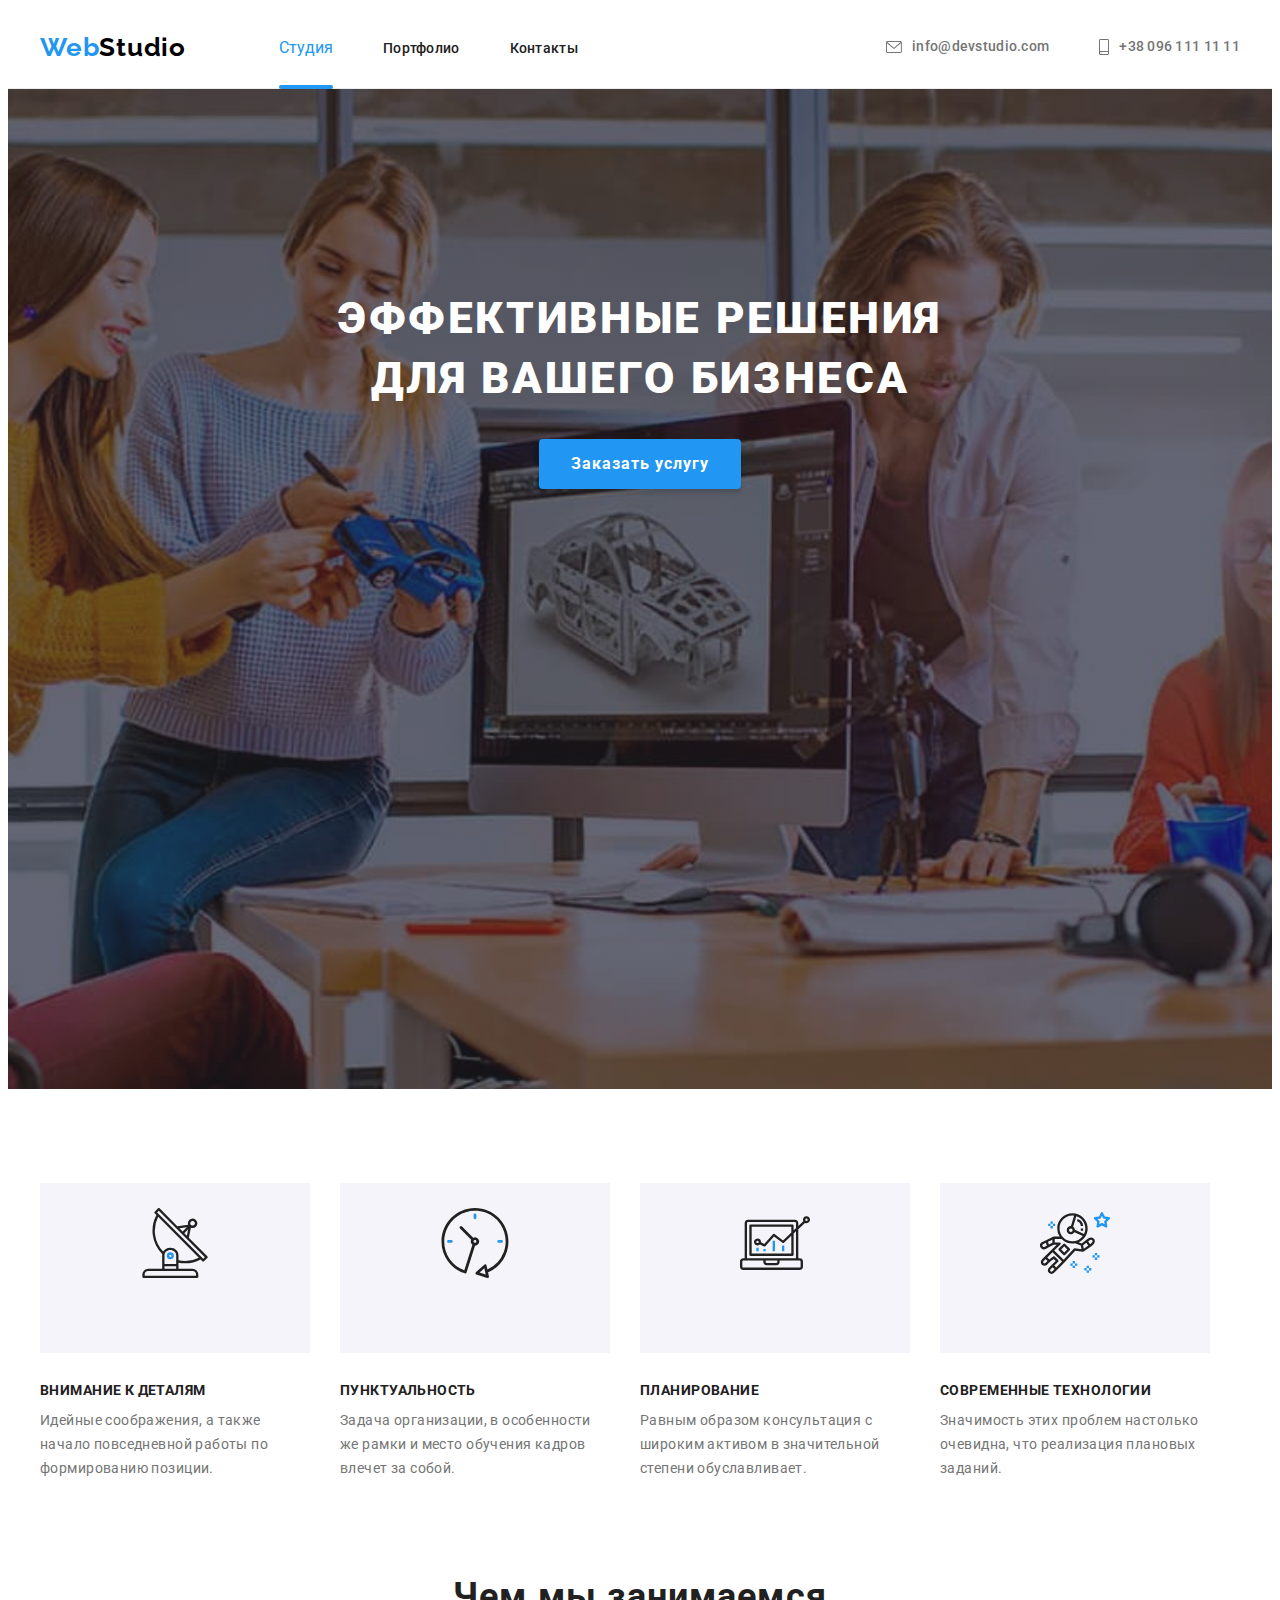
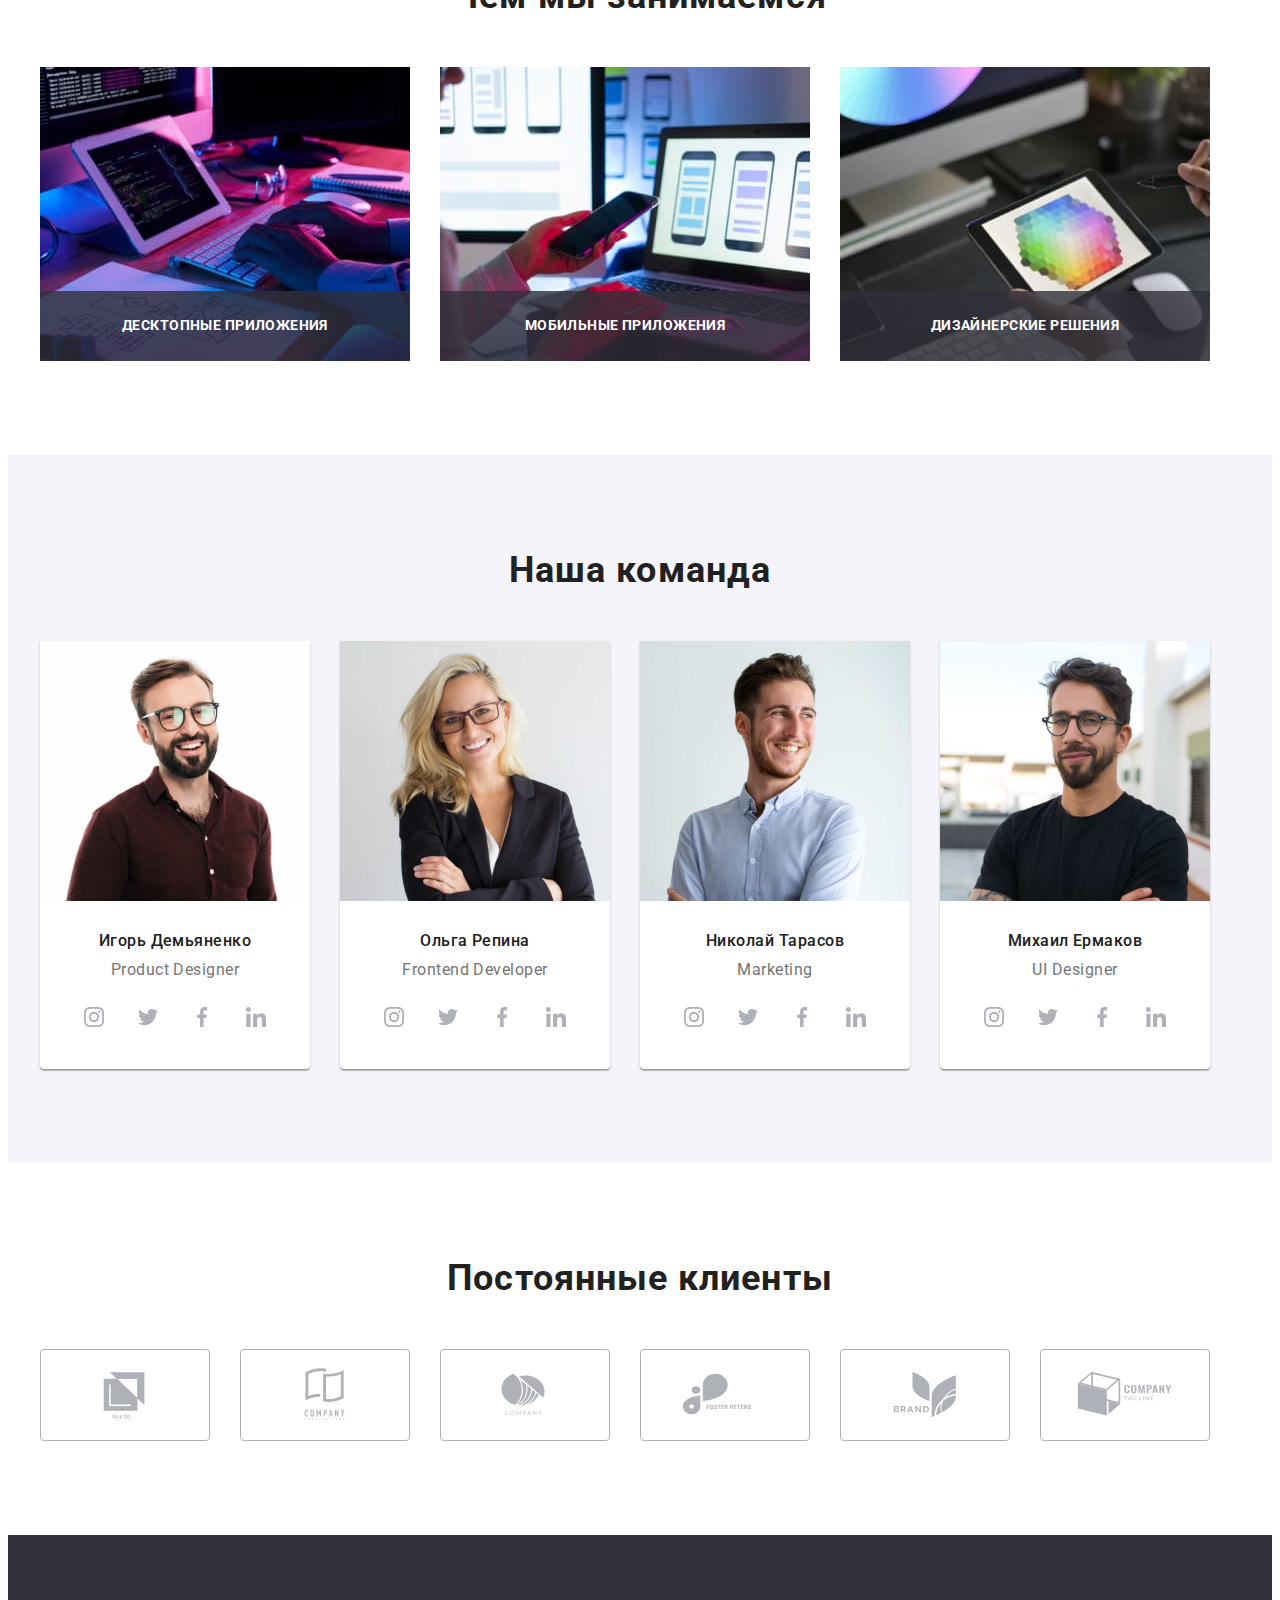
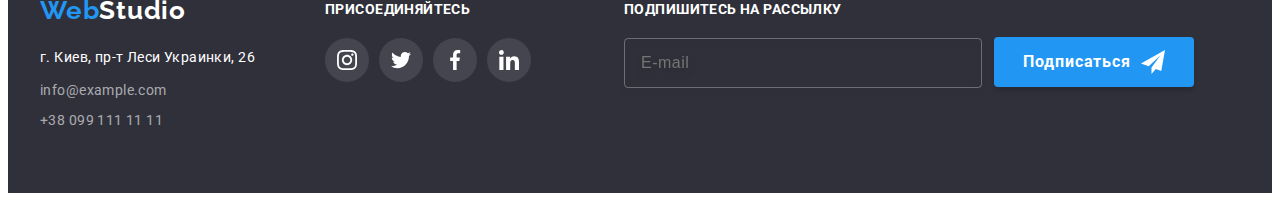
<file: index.html>
<!DOCTYPE html>
<html lang="ru">
<head>
    <meta charset="UTF-8">
    <meta http-equiv="X-UA-Compatible" content="IE=edge">
    <meta name="viewport" content="width=device-width, initial-scale=1.0">
    <link rel="preconnect" href="https://fonts.googleapis.com">
    <link rel="preconnect" href="https://fonts.gstatic.com" crossorigin>
    <link href="https://fonts.googleapis.com/css2?family=Raleway:wght@700&family=Roboto:wght@400;500;700;900&display=swap"
        rel="stylesheet">
    <link rel="stylesheet" href="https://cdnjs.cloudflare.com/ajax/libs/modern-normalize/1.1.0/modern-normalize.min.css"
            integrity="sha512-wpPYUAdjBVSE4KJnH1VR1HeZfpl1ub8YT/NKx4PuQ5NmX2tKuGu6U/JRp5y+Y8XG2tV+wKQpNHVUX03MfMFn9Q=="
            crossorigin="anonymous" referrerpolicy="no-referrer" />
    <link rel="stylesheet" href="./css/styles.css" />
    <title>Студия</title>
</head>
<body>

    <header class="header">
        <div class="container header-container">
            <nav class="hader-navigatin">
                <a href="index.html" class="header-logo link">
                    <span lang="en" class="header-logo-web">Web</span><span lang="en" class="header-logo-stydio">Studio</span>
                </a>
                <ul class="header-list list">
                    <li class="header-item"><a class="header-item-link-current link " href="index.html">Студия</a></li>
                    <li class="header-item"><a class="header-item-link link" href="portfolio.html">Портфолио</a></li>
                    <li class="header-item"><a class="header-item-link link" href="#0">Контакты</a></li>
                </ul>
            </nav>
            
            <ul class="header-contact-list list">
                <li class="header-contact-item">
                    <a class="header-link link" href="mailto:info@devstudio.com">
                        <svg class="client-icon-contact" width="16" height="12">
                        <use href="./images/symbol-defs.svg#icon-envelope"></use>
                    </svg>
                    info@devstudio.com
                </a>
            </li>
                
                
                    <li class="header-contact-item">
                        <a class="header-link link" href="tel:++380961111111">
                            <svg class="client-icon-tel" width="10" height="16">
                            <use href="./images/symbol-defs.svg#icon-smartphone"></use>
                        </svg>+38 096 111 11 11</a></li>
            </ul>
        </div>
    </header>


    <main>
        <section class="hero section">
                <h1 class="hero-title">Эффективные решения для вашего бизнеса</h1>
                <button type="button" class="hero-btn" data-modal-open>Заказать услугу</button>
        </section>


        <section class="advantages section">
            <div class="container">
                <h2 class="visually-hidden">Наши преимущества</h2>
                <ul class="advantages-list list">
                    <li class="advantage-item">
                        <div class="advatnages-icon">
                            <svg class="icon-advanst" width="70" height="70">
                                <use href="./images/symbol-defs.svg#icon-antenna"></use>
                            </svg>
                        </div>
                        <h3 class="advantages-title">Внимание к деталям</h3>
                        <p class="advantages-text">Идейные соображения, а также начало повседневной работы по формированию позиции.</p>
                    </li>
                    <li class="advantage-item">
                        <div class="advatnages-icon">
                            <svg class="icon-advanst" width="70" height="70">
                                <use href="./images/symbol-defs.svg#icon-clock"></use>
                            </svg>
                        </div>
                        <h3 class="advantages-title">Пунктуальность</h3>
                        <p class="advantages-text">Задача организации, в особенности же рамки и место обучения кадров влечет за собой.</p>
                    </li>
                    <li class="advantage-item">
                        <div class="advatnages-icon">
                            <svg class="icon-advanst" width="70" height="70">
                                <use href="./images/symbol-defs.svg#icon-diagram"></use>
                            </svg>
                        </div>
                        <h3 class="advantages-title">Планирование</h3>
                        <p class="advantages-text">Равным образом консультация с широким активом в значительной степени обуславливает.</p>
                    </li>
                    <li class="advantage-item">
                        <div class="advatnages-icon">
                            <svg class="icon-advanst" width="70" height="70">
                                <use href="./images/symbol-defs.svg#icon-astronaut"></use>
                            </svg>
                        </div>
                        <h3 class="advantages-title">Современные технологии</h3>
                        <p class="advantages-text">Значимость этих проблем настолько очевидна, что реализация плановых заданий.</p>
                    </li>
                </ul>
            </div>
        </section>


        <section class="work section">
            <div class="container">
                <h2 class="work-title">Чем мы занимаемся</h2>
                    <ul class="work-list list">
                        <li class="work-list-item"><img src="./images/box1.jpg" alt="мы создаем сайт" width="370" height="294">
                        <div class="work-list-text">
                            Десктопные приложения
                        </div>

                        </li>
                        <li class="work-list-item"><img src="./images/box2.jpg" alt="мы создаем макет для сайта" width="370" height="294">
                        <div class="work-list-text">
                            Мобильные приложения
                        </div></li>
                        <li class="work-list-item"><img src="./images/box3.jpg" alt="мы подбираем цвета для сайта" width="370" height="294">
                        <div class="work-list-text">
                            Дизайнерские решения
                        </div></li>
                    </ul>
            </div>
        </section>


        <section class="team section">
            <div class="container">
                <h2 class="team-title">Наша команда</h2>
                <ul class="team-list list">
                    <li class="team-list-item">
                        <img src="./images/igor_demyanenko.jpg" alt="Игорь Демьяненко - product designer" width="270" height="260">
                        <h3 class="team-second-title">Игорь Демьяненко</h3>
                        <p class="team-text">Product Designer</p>
                        <ul class="team-social-list list">
                            <li class="team-social-item">
                                <a href="" class="team-social-link link">
                                    <svg class="team-social-icon" width="20" height="20">
                                        <use href="./images/symbol-defs.svg#icon-instagram"></use>
                                    </svg>
                                </a>
                            </li>

                            <li class="team-social-item">
                                <a href="" class="team-social-link link">
                                    <svg class="team-social-icon" width="20" height="20">
                                        <use href="./images/symbol-defs.svg#icon-twitter"></use>
                                    </svg>
                                </a>
                            </li>

                            <li class="team-social-item link ">
                                <a href="" class="team-social-link link">
                                    <svg class="team-social-icon" width="20" height="20">
                                        <use href="./images/symbol-defs.svg#icon-facebook"></use>
                                    </svg>
                                </a>
                            </li>

                            <li class="team-social-item">
                                <a href="" class="team-social-link link">
                                    <svg class="team-social-icon" width="20" height="20">
                                        <use href="./images/symbol-defs.svg#icon-linkedin"></use>
                                    </svg>
                                </a>
                            </li>

                        </ul>

                    </li>
                    <li class="team-list-item">
                        <img src="./images/olga_repina.jpg" alt="Ольга Репина - frontend developer" width="270" height="260">
                        <h3 class="team-second-title">Ольга Репина</h3>
                        <p class="team-text">Frontend Developer</p>
                        <ul class="team-social-list list">
                            <li class="team-social-item">
                                <a href="" class="team-social-link link">
                                    <svg class="team-social-icon" width="20" height="20">
                                        <use href="./images/symbol-defs.svg#icon-instagram"></use>
                                    </svg>
                                </a>
                            </li>
                        
                            <li class="team-social-item">
                                <a href="" class="team-social-link link">
                                    <svg class="team-social-icon" width="20" height="20">
                                        <use href="./images/symbol-defs.svg#icon-twitter"></use>
                                    </svg>
                                </a>
                            </li>
                        
                            <li class="team-social-item link ">
                                <a href="" class="team-social-link link">
                                    <svg class="team-social-icon" width="20" height="20">
                                        <use href="./images/symbol-defs.svg#icon-facebook"></use>
                                    </svg>
                                </a>
                            </li>
                        
                            <li class="team-social-item">
                                <a href="" class="team-social-link link">
                                    <svg class="team-social-icon" width="20" height="20">
                                        <use href="./images/symbol-defs.svg#icon-linkedin"></use>
                                    </svg>
                                </a>
                            </li>
                        
                        </ul>
                    </li>
                    <li class="team-list-item">
                        <img src="./images/nikolay_tarasov.jpg" alt="Николай Тарасов - marketing" width="270" height="260">
                        <h3 class="team-second-title">Николай Тарасов</h3>
                        <p class="team-text">Marketing</p>
                        <ul class="team-social-list list">
                            <li class="team-social-item">
                                <a href="" class="team-social-link link">
                                    <svg class="team-social-icon" width="20" height="20">
                                        <use href="./images/symbol-defs.svg#icon-instagram"></use>
                                    </svg>
                                </a>
                            </li>
                        
                            <li class="team-social-item">
                                <a href="" class="team-social-link link">
                                    <svg class="team-social-icon" width="20" height="20">
                                        <use href="./images/symbol-defs.svg#icon-twitter"></use>
                                    </svg>
                                </a>
                            </li>
                        
                            <li class="team-social-item link ">
                                <a href="" class="team-social-link link">
                                    <svg class="team-social-icon" width="20" height="20">
                                        <use href="./images/symbol-defs.svg#icon-facebook"></use>
                                    </svg>
                                </a>
                            </li>
                        
                            <li class="team-social-item">
                                <a href="" class="team-social-link link">
                                    <svg class="team-social-icon" width="20" height="20">
                                        <use href="./images/symbol-defs.svg#icon-linkedin"></use>
                                    </svg>
                                </a>
                            </li>
                        
                        </ul>
                    </li>
                    <li class="team-list-item">
                        <img src="./images/mikhail_ermakov.jpg" alt="Михаил Ермаков - ui designer" width="270" height="260">
                        <h3 class="team-second-title">Михаил Ермаков</h3>
                        <p class="team-text">UI Designer</p>
                        <ul class="team-social-list list">
                            <li class="team-social-item">
                                <a href="" class="team-social-link link">
                                    <svg class="team-social-icon" width="20" height="20">
                                        <use href="./images/symbol-defs.svg#icon-instagram"></use>
                                    </svg>
                                </a>
                            </li>
                        
                            <li class="team-social-item">
                                <a href="" class="team-social-link link">
                                    <svg class="team-social-icon" width="20" height="20">
                                        <use href="./images/symbol-defs.svg#icon-twitter"></use>
                                    </svg>
                                </a>
                            </li>
                        
                            <li class="team-social-item link ">
                                <a href="" class="team-social-link link">
                                    <svg class="team-social-icon" width="20" height="20">
                                        <use href="./images/symbol-defs.svg#icon-facebook"></use>
                                    </svg>
                                </a>
                            </li>
                        
                            <li class="team-social-item">
                                <a href="" class="team-social-link link">
                                    <svg class="team-social-icon" width="20" height="20">
                                        <use href="./images/symbol-defs.svg#icon-linkedin"></use>
                                    </svg>
                                </a>
                            </li>
                        
                        </ul>
                    </li>
                </ul>
            </div>
        </section>


        <section class="clients section">
            <div class="container">
                <h2 class="team-title">Постоянные клиенты</h2>
                <div class="clients-list">
                    <a class="client-item-link" href="">
                        <svg class="client-icon" width="106" height="60">
                            <use href="./images/symbol-defs.svg#icon-group"></use>
                        </svg>
                    </a>

                    <a class="client-item-link" href="">
                        <svg class="client-icon" width="106" height="60">
                            <use href="./images/symbol-defs.svg#icon-group-1"></use>
                        </svg>
                    </a>

                    <a class="client-item-link" href="">
                        <svg class="client-icon" width="106" height="60">
                            <use href="./images/symbol-defs.svg#icon-group-2"></use>
                        </svg>
                    </a> 

                    <a class="client-item-link" href="">
                        <svg class="client-icon" width="106" height="60">
                            <use href="./images/symbol-defs.svg#icon-group-5"></use>
                        </svg>
                    </a>

                    <a class="client-item-link" href="">
                        <svg class="client-icon" width="106" height="60">
                            <use href="./images/symbol-defs.svg#icon-group-3"></use>
                        </svg>

                    <a class="client-item-link" href="">
                        <svg class="client-icon" width="106" height="60">
                            <use href="./images/symbol-defs.svg#icon-group-4"></use>
                        </svg>
                    </a>
                </div>
            </div>
        </section>
    </main>


    <footer class="footer">
        <div class="container footer-container">
            <div class="footer-contacts">
            <a href="index.html" class="footer-logo link"><span lang="en" class="footer-logo-web">Web</span><span lang="en" class="footer-logo-stydio">Studio</span></a>
            <address class="footer-address">
                <p>г. Киев, пр-т Леси Украинки, 26 </p>
            </address>
            <ul class="footer-list list">
                <li class="footer-item"><a class="footer-link link" href="mailto:info@example.com">info@example.com</a></li>
                <li class="footer-item"><a class="footer-link link" href="tel:+380991111111">+38 099 111 11 11</a></li>
            </ul>
        </div>

        <div class="footer-icon">
            <p class="footer-text">присоединяйтесь</p>
            <ul class="footer-social-list list">
                <li class="footer-social-item">
                    <a href="" class="footer-social-link">
                        <svg class="footer-socialmedia-icon" width="20" height="20">
                            <use href="./images/symbol-defs.svg#icon-instagram"></use>
                        </svg>
                    </a>
                </li>

                <li class="footer-social-item">
                    <a href="" class="footer-social-link">
                        <svg class="footer-socialmedia-icon" width="20" height="20">
                            <use href="./images/symbol-defs.svg#icon-twitter"></use>
                        </svg>
                    </a>
                </li>

                <li class="footer-social-item">
                    <a href="" class="footer-social-link">
                        <svg class="footer-socialmedia-icon" width="20" height="20">
                            <use href="./images/symbol-defs.svg#icon-facebook"></use>
                        </svg>
                    </a>
                </li>

                <li class="footer-social-item">
                    <a href="" class="footer-social-link">
                        <svg class="footer-socialmedia-icon" width="20" height="20">
                            <use href="./images/symbol-defs.svg#icon-linkedin"></use>
                        </svg>
                    </a>
                </li>

            </ul>

        </div>
<!-- 
        <div class="footer-form-section">
            <p class="footer-text">Подпишитесь на рассылку</p>
            <form class="footer-form">
                <input type="email" name="email" placeholder="E-mail" class="footer-form-input" />
                <button type="submit" class="footer-form-btn">Подписаться
                    <svg class="footer-form-icon" width="24" height="24">
                        <use href="./images/symbol-defs.svg#icon-send"></use>
                    </svg>
                </button>

            </form>


        </div> -->
                <div class="footer-form-section">
                    <form class="footer-form">
                        <label>
                            <p class="footer-text">Подпишитесь на рассылку</p>
                        <input type="email" name="email" placeholder="E-mail" class="footer-form-input" />
                        </label>
                        <button type="submit" class="footer-form-btn">Подписаться
                            <svg class="footer-form-icon" width="24" height="24">
                                <use href="./images/symbol-defs.svg#icon-send"></use>
                            </svg>
                        </button>
                
                    </form>
                
                
                </div>
        </div>
    </footer>

    <div class="backdrop is-hidden" data-modal>
        <div class="modal">
            <button class="modal-btn" type="button" data-modal-close>
                <svg width="18" height="18">
                    <use href="./images/symbol-defs.svg#icon-close"></use>
                </svg>
            </button>








            <form class="form-hero">
                <H2 class="form-header">Оставьте свои данные, мы вам перезвоним</H2>
                <label class="form-label">Имя
                    <input type="text" class="form-input" name="user-name" autofocus />
                    <svg class="hero-form-icon" width="12" height="12">
                        <use href="./images/symbol-defs.svg#icon-person-black"></use>
                    </svg>
                </label>

                <label class="form-label">Телефон
                    <input type="tel" class="form-input" name="phone-number" />
                    <svg class="hero-form-icon" width="13" height="13">
                        <use href="./images/symbol-defs.svg#icon-phone-black"></use>
                    </svg>
                
                </label>

                <label class="form-label">Почта
                    <input type="emeil"class="form-input" name="emeil" />
                    <svg class="hero-form-icon" width="15" height="12">
                        <use href="./images/symbol-defs.svg#icon-email-black"></use>
                    </svg>
                </label>
                
                <label class="form-label">Комментарий
                    <textarea name="comment" rows="8" placeholder="Введите текст" class="form-textarea"></textarea>
                </label>

                <label class="form-label-checkbox">
                    <input type="checkbox" class="checkbox" />
                    <span class="icon"></span>
                    <!-- <svg class="icon" width="15" height="12">
                        <use href="./images/symbol-defs.svg#icon-check"></use>
                    </svg> -->
                    <span class="label">
                    Соглашаюсь с рассылкой и принимаю <a href="" class="form-link">Условия договора</a></span>
                </label>
                
                
                <button type="submit" class="form-btn">Отправить</button>

            </form>
        </div>
    </div>


    <script src="./js/modal.js"></script>

</body>
</html>
</file>
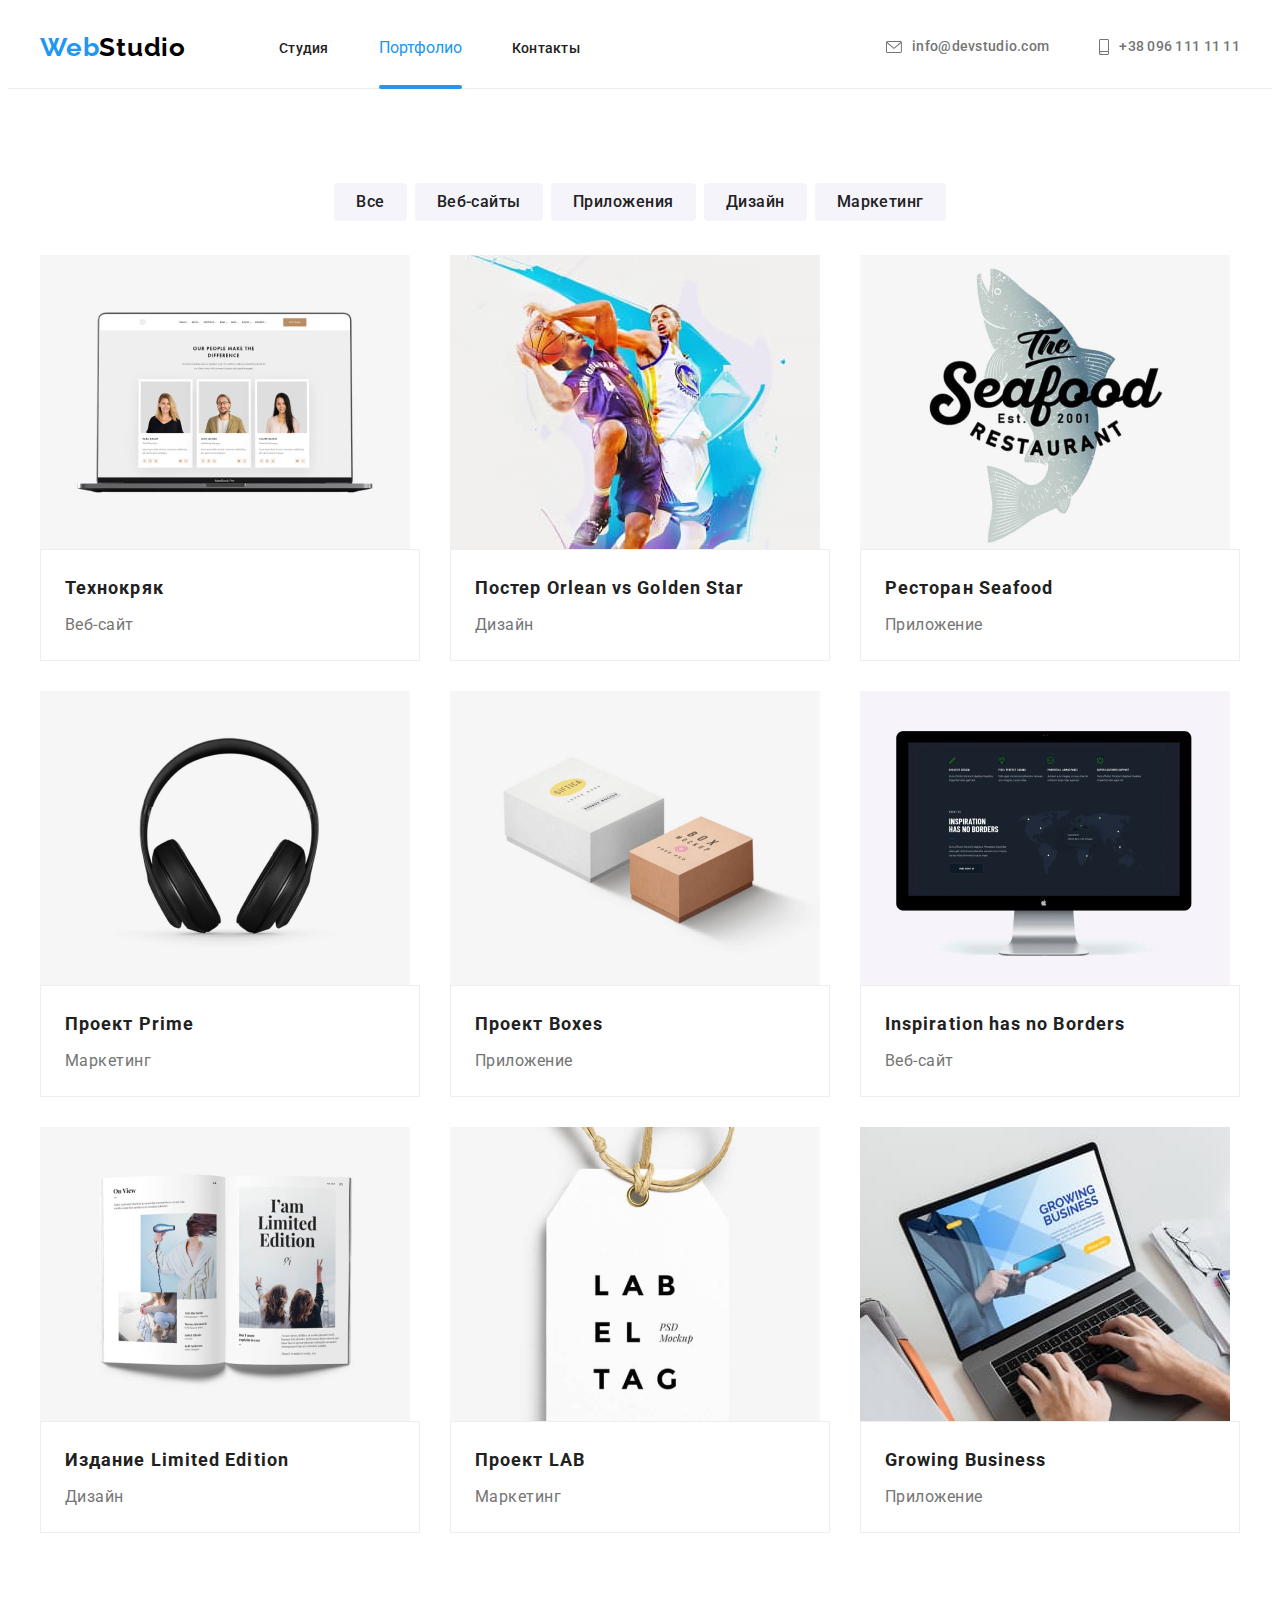
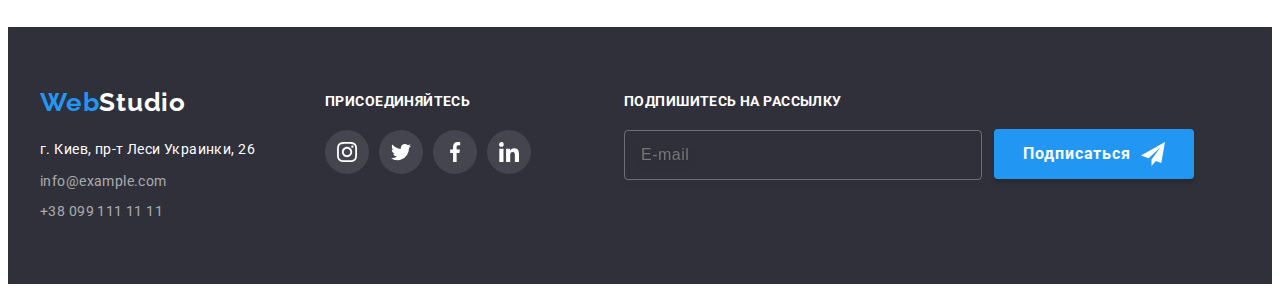
<file: portfolio.html>
<!DOCTYPE html>
<html lang="ru">

<head>
    <meta charset="UTF-8">
    <meta http-equiv="X-UA-Compatible" content="IE=edge">
    <meta name="viewport" content="width=device-width, initial-scale=1.0">
    <link rel="preconnect" href="https://fonts.googleapis.com">
    <link rel="preconnect" href="https://fonts.gstatic.com" crossorigin>
    <link href="https://fonts.googleapis.com/css2?family=Raleway:wght@700&family=Roboto:wght@400;500;700;900&display=swap"
        rel="stylesheet">
    <link rel="stylesheet" href="https://cdnjs.cloudflare.com/ajax/libs/modern-normalize/1.1.0/modern-normalize.min.css"
            integrity="sha512-wpPYUAdjBVSE4KJnH1VR1HeZfpl1ub8YT/NKx4PuQ5NmX2tKuGu6U/JRp5y+Y8XG2tV+wKQpNHVUX03MfMFn9Q=="
            crossorigin="anonymous" referrerpolicy="no-referrer" />
    <link rel="stylesheet" href="./css/styles.css" />
    <title>Портфолио</title>
</head>

<body>

<header class="header">
    <div class="container header-container">
        <nav class="hader-navigatin">
            <a href="index.html" class="header-logo link">
                <span lang="en" class="header-logo-web">Web</span><span lang="en"
                    class="header-logo-stydio">Studio</span>
            </a>
            <ul class="header-list list">
                <li class="header-item"><a class="header-item-link link " href="index.html">Студия</a></li>
                <li class="header-item"><a class="header-item-link-current link " href="portfolio.html">Портфолио</a></li>
                <li class="header-item"><a class="header-item-link link" href="#0">Контакты</a></li>
            </ul>
        </nav>

        <ul class="header-contact-list list">
            <li class="header-contact-item">
                <a class="header-link link" href="mailto:info@devstudio.com">
                    <svg class="client-icon-contact" width="16" height="12">
                        <use href="./images/symbol-defs.svg#icon-envelope"></use>
                    </svg>
                    info@devstudio.com
                </a>
            </li>


            <li class="header-contact-item">
                <a class="header-link link" href="tel:++380961111111">
                    <svg class="client-icon-tel" width="10" height="16">
                        <use href="./images/symbol-defs.svg#icon-smartphone"></use>
                    </svg>+38 096 111 11 11</a>
            </li>
        </ul>
    </div>
</header>

    <main>

        <section class="filter section">
                <div class="container">
                    <h1 class="visually-hidden">Портфолио</h1>
                    <div class="filter-btn-list">
                        <button type="button" class="filter-btn">Все</button>
                        <button type="button" class="filter-btn">Веб-сайты</button>
                        <button type="button" class="filter-btn">Приложения</button>
                        <button type="button" class="filter-btn">Дизайн</button>
                        <button type="button" class="filter-btn">Маркетинг</button>
                    </div>
                    
                    <ul class="filter-list list">
                        <li class="filter-list-item">
                            <div class="card">
                                <div class="card-overlay-thumb">
                                    <p class="card-overlay">Технокряк это современная площадка распространения коронавируса. Компании используют эту платформу для цифрового
                                    шпионажа и атак на защищённые сервера конкурентов.
                                    </p>
                                <img src="./images/website.jpg" alt="веб сайт Технокряк" width="370" height="294" />
                                </div>
                                <div class="filter-content">
                                    <h2 class="filter-title">Технокряк</h2>
                                    <p class="filter-text">Веб-сайт</p>
                                </div>
                            </div>
                        </li>

                        <li class="filter-list-item">
                            <div class="card">
                                <div class="card-overlay-thumb">
                                    <p class="card-overlay">Технокряк это современная площадка распространения коронавируса. Компании используют эту
                                        платформу для цифрового
                                        шпионажа и атак на защищённые сервера конкурентов.
                                    </p>
                                <img src="./images/design_poster.jpg" alt="дизайн постера New Orlean vs Golden Star" width="370" height="294" />
                                </div>
                                <div class="filter-content">
                                    <h2 class="filter-title">Постер <span lang="en"> Orlean vs Golden Star</span></h2>
                                    <p class="filter-text">Дизайн</p>
                                </div>
                            </div>
                        </li>

                        <li class="filter-list-item">
                            <div class="card">
                                <div class="card-overlay-thumb">
                                    <p class="card-overlay">Технокряк это современная площадка распространения коронавируса. Компании используют эту
                                        платформу для цифрового
                                        шпионажа и атак на защищённые сервера конкурентов.
                                    </p>
                                <img src="./images/application.jpg" alt="приложение ресторана Seafood" width="370" height="294" />
                                </div>
                                <div class="filter-content">
                                    <h2 class="filter-title">Ресторан <span lang="en">Seafood</span></h2>
                                    <p class="filter-text">Приложение</p>
                                </div>
                            </div>
                        </li>

                        <li class="filter-list-item">
                            <div class="card">
                                <div class="card-overlay-thumb">
                                    <p class="card-overlay">Технокряк это современная площадка распространения коронавируса. Компании используют эту
                                        платформу для цифрового
                                        шпионажа и атак на защищённые сервера конкурентов.
                                    </p>
                                <img src="./images/marketing.jpg" alt="маркетинг проекта Prime" width="370" height="294" />
                                </div>
                                <div class="filter-content">
                                    <h2 class="filter-title">Проект <span lang="en">Prime</span></h2>
                                    <p class="filter-text">Маркетинг</p>
                                </div>
                            </div>
                        </li>

                        <li class="filter-list-item">
                            <div class="card">
                                <div class="card-overlay-thumb">
                                    <p class="card-overlay">Технокряк это современная площадка распространения коронавируса. Компании используют эту
                                        платформу для цифрового
                                        шпионажа и атак на защищённые сервера конкурентов.
                                    </p>
                                <img src="./images/boxes_project.jpg" alt="приложение проект Boxes" width="370" height="294" />
                                </div>
                                <div class="filter-content">
                                    <h2 class="filter-title">Проект <span lang="en">Boxes</span></h2>
                                    <p class="filter-text">Приложение</p>
                                </div>
                            </div>
                        </li>

                        <li class="filter-list-item">
                            <div class="card">
                                <div class="card-overlay-thumb">
                                    <p class="card-overlay">Технокряк это современная площадка распространения коронавируса. Компании используют эту
                                        платформу для цифрового
                                        шпионажа и атак на защищённые сервера конкурентов.
                                    </p>
                                <img src="./images/inspiration_has_no_borders.jpg" alt="веб-сайт Inspiration has no Borders" width="370" height="294" />
                                </div>
                                <div class="filter-content">
                                    <h2 class="filter-title" lang="en">Inspiration has no Borders</h2>
                                    <p class="filter-text">Веб-сайт</p>
                                </div>
                            </div>
                        </li>

                        <li class="filter-list-item">
                            <div class="card">
                                <div class="card-overlay-thumb">
                                    <p class="card-overlay">Технокряк это современная площадка распространения коронавируса. Компании используют эту
                                        платформу для цифрового
                                        шпионажа и атак на защищённые сервера конкурентов.
                                    </p>
                                <img src="./images/limited_edition.jpg" alt="дизайн издания Limited Edition" width="370" height="294" />
                                </div>
                                <div class="filter-content">
                                    <h2 class="filter-title">Издание <span lang="en">Limited Edition</span></h2>
                                    <p class="filter-text">Дизайн</p>
                                </div>
                            </div>
                        </li>

                        <li class="filter-list-item">
                            <div class="card">
                                <div class="card-overlay-thumb">
                                    <p class="card-overlay">Технокряк это современная площадка распространения коронавируса. Компании используют эту
                                        платформу для цифрового
                                        шпионажа и атак на защищённые сервера конкурентов.
                                    </p>
                                <img src="./images/lab_project.jpg" alt="маркетинг проекта LAB" width="370" height="294" />
                                </div>
                                <div class="filter-content">
                                    <h2 class="filter-title">Проект <span lang="en">LAB</span></h2>
                                    <p class="filter-text">Маркетинг</p>
                                </div>
                            </div>
                        </li>

                        <li class="filter-list-item">
                            <div class="card">
                                <div class="card-overlay-thumb">
                                    <p class="card-overlay">Технокряк это современная площадка распространения коронавируса. Компании используют эту
                                        платформу для цифрового
                                        шпионажа и атак на защищённые сервера конкурентов.
                                    </p>
                                <img src="./images/growing_business.jpg" alt="приложение Growing Business" width="370" height="294" />
                                </div>
                                <div class="filter-content">
                                    <h2 class="filter-title" lang="en">Growing Business</h2>
                                    <p class="filter-text">Приложение</p>
                                </div>
                            </div>
                        </li>
                    </ul>
                </div>
            </section>
        </main>



    <footer class="footer">
        <div class="container footer-container">
            <div class="footer-contacts">
                <a href="index.html" class="footer-logo link"><span lang="en" class="footer-logo-web">Web</span><span
                        lang="en" class="footer-logo-stydio">Studio</span></a>
                <address class="footer-address">
                    <p>г. Киев, пр-т Леси Украинки, 26 </p>
                </address>
                <ul class="footer-list list">
                    <li class="footer-item"><a class="footer-link link" href="mailto:info@example.com">info@example.com</a>
                    </li>
                    <li class="footer-item"><a class="footer-link link" href="tel:+380991111111">+38 099 111 11 11</a></li>
                </ul>
            </div>
    
            <div class="footer-icon">
                <p class="footer-text">присоединяйтесь</p>
                <ul class="footer-social-list list">
                    <li class="footer-social-item">
                        <a href="" class="footer-social-link">
                            <svg class="footer-socialmedia-icon" width="20" height="20">
                                <use href="./images/symbol-defs.svg#icon-instagram"></use>
                            </svg>
                        </a>
                    </li>
    
                    <li class="footer-social-item">
                        <a href="" class="footer-social-link">
                            <svg class="footer-socialmedia-icon" width="20" height="20">
                                <use href="./images/symbol-defs.svg#icon-twitter"></use>
                            </svg>
                        </a>
                    </li>
    
                    <li class="footer-social-item">
                        <a href="" class="footer-social-link">
                            <svg class="footer-socialmedia-icon" width="20" height="20">
                                <use href="./images/symbol-defs.svg#icon-facebook"></use>
                            </svg>
                        </a>
                    </li>
    
                    <li class="footer-social-item">
                        <a href="" class="footer-social-link">
                            <svg class="footer-socialmedia-icon" width="20" height="20">
                                <use href="./images/symbol-defs.svg#icon-linkedin"></use>
                            </svg>
                        </a>
                    </li>
    
                </ul>
    
            </div>

            <div class="footer-form-section">
                <form class="footer-form">
                    <label>
                        <p class="footer-text">Подпишитесь на рассылку</p>
                        <input type="email" name="email" placeholder="E-mail" class="footer-form-input" />
                    </label>
                    <button type="submit" class="footer-form-btn">Подписаться
                        <svg class="footer-form-icon" width="24" height="24">
                            <use href="./images/symbol-defs.svg#icon-send"></use>
                        </svg>
                    </button>
            
                </form>
            
            
            </div>
            
        </div>
    </footer>



    </body>
    </html>
</file>
<file: css/styles.css>
:root {
  --header-logo-color: #000000;
  --color-accent: #2196f3;
  --first-title-color: #ffffff;
  --second-title-color: #212121;
  --main-text-color: #757575;
  --header-list-color: #212121;
  --tex-address-color: rgba(255, 255, 255, 0.6);
  --btn-text-color: #ffffff;
  --footer-logo-color: #ffffff;
  --filter-btn-color: #212121;
  --filter-btn-bgr: #f5f4fa;
  --icons-color: #afb1b8;
  --time-transit: 250ms;
  --distribution-function: cubic-bezier(0.4, 0, 0.2, 1);
}

.container {
  width: 1200px;
  padding-left: 15px;
  padding-right: 15px;
  margin-left: auto;
  margin-right: auto;
}

p,
h1,
h2,
h3,
h4,
h5,
h6 {
  margin: 0;
}

ul {
  margin: 0;
  padding: 0;
}

img {
  display: block;
}
.list {
  list-style: none;
}

.link {
  text-decoration: none;
}

.section {
  padding-top: 94px;
  padding-bottom: 94px;
}
.visually-hidden {
  position: absolute;
  white-space: nowrap;
  width: 1px;
  height: 1px;
  overflow: hidden;
  border: 0;
  padding: 0;
  clip: rect(0 0 0 0);
  clip-path: inset (50%);
  margin: -1px;
}

.header-item-link-current {
  position: relative;
  color: var(--color-accent);
}

.header-item-link-current::after {
  content: '';
  position: absolute;
  bottom: -32px;
  display: block;
  width: 100%;
  height: 4px;
  background: #2196f3;
  border-radius: 2px;
}

body {
  font-family: 'Roboto', sans-serif;
  color: var(--main-text-color);
}

/* ----------------------------HEADER---------------------------*/
/*для логотипа*/
.header {
  padding-top: 24px;
  padding-bottom: 25px;
  border-bottom: 1px solid #ececec;
}

.header-logo,
.footer-logo {
  font-family: Raleway;
  font-weight: 700;
  font-size: 26px;
  line-height: 1.19;
  letter-spacing: 0.03em;
}

.header-logo-web,
.footer-logo-web {
  color: var(--color-accent);
}

.header-logo-stydio {
  color: var(--header-logo-color);
}

/*header-container*/
.header-container {
  display: flex;
  align-items: center;
}

.hader-navigatin {
  display: flex;
  align-items: center;
}

.header-list {
  display: flex;
}

.header-item {
  margin-right: 50px;
}

.header-item:last-child {
  margin-right: 0;
}

.header-item:first-child {
  margin-left: 93px;
}

.header-item-link {
  font-weight: 500;
  font-size: 14px;
  line-height: 1.14;
  letter-spacing: 0.02em;
  color: var(--header-list-color);

  transition: color var(--time-transit) var(--distribution-function);
}

.header-item-link:hover,
.header-item-link:focus {
  color: var(--color-accent);
}

.header-link {
  display: flex;
  align-items: center;

  font-weight: 500;
  font-size: 14px;
  line-height: 1.14;
  letter-spacing: 0.02em;
  color: var(--main-text-color);

  transition: color var(--time-transit) var(--distribution-function);
}

.header-link:hover,
.header-link:focus {
  color: var(--color-accent);
}

/* CONTACTS HEADER */
.header-contact-list {
  display: flex;
  justify-content: center;
  align-items: center;
  margin-left: auto;
}

.header-contact-item {
  display: flex;
  cursor: pointer;

  transition: color var(--time-transit) var(--distribution-function);
}

.header-contact-item:first-child {
  margin-right: 50px;
}

.header-contact-item:hover,
.header-contact-item:focus {
  color: var(--color-accent);
}

.client-icon-contact {
  fill: currentColor;
  margin-right: 10px;
}
.client-icon-tel {
  fill: currentColor;
  margin-right: 10px;
}

/* ----------------------------HERO---------------------------*/
.hero {
  height: 600px;
  max-width: 1600px;
  padding-top: 200px;
  padding-bottom: 200px;
  margin-left: auto;
  margin-right: auto;

  background-color: #c4c4c4;
  background-image: linear-gradient(to right, rgba(47, 48, 58, 0.4), rgba(47, 48, 58, 0.4)),
    url(../images/hero-bg.jpg);
  background-repeat: no-repeat;
  background-position: center;
  background-size: cover;
  text-align: center;
}

.hero-title {
  width: 696px;
  margin: 0 auto;
  margin-bottom: 30px;

  font-weight: 900;
  font-size: 44px;
  line-height: 1.36;
  text-align: center;
  letter-spacing: 0.06em;
  text-transform: uppercase;
  color: var(--first-title-color);
}

.hero-btn {
  display: flex;
  align-items: center;
  min-width: 200px;
  padding: 10px 32px;
  margin: 0 auto;

  font-family: inherit;
  font-weight: 700;
  font-size: 16px;
  line-height: 1.87;
  text-align: center;
  letter-spacing: 0.06em;

  color: var(--btn-text-color);
  background-color: var(--color-accent);
  border: none;
  box-shadow: 0px 4px 4px rgba(0, 0, 0, 0.15);
  border-radius: 4px;
  cursor: pointer;

  transition: background-color var(--time-transit) var(--distribution-function);
}
.hero-btn:hover,
.hero-btn:focus,
.form-btn:hover,
.form-btn:focus {
  background-color: #188ce8;
}

/* ----------------------------ADVANTAGES---------------------------*/
.advantages-list {
  display: flex;
}
.advantage-item {
  width: 270px;
  margin-right: 30px;
}
.advantage-item:last-child {
  margin-right: 0;
}

.advatnages-icon {
  height: 120px;
  margin-bottom: 30px;
  padding: 25px 100px;
  background-color: #f5f4fa;
}

.advantages-title {
  margin-bottom: 10px;

  font-weight: 700;
  font-size: 14px;
  line-height: 1.14;
  letter-spacing: 0.03em;
  text-transform: uppercase;
  color: var(--second-title-color);
}

.advantages-text {
  font-size: 14px;
  line-height: 1.71;
  letter-spacing: 0.03em;
}
/* ----------------------------WORK---------------------------*/
.work {
  padding-top: 0;
}

.work-title {
  margin-bottom: 50px;
}

.work-list {
  display: flex;
  flex-wrap: wrap;
}

.work-list-item {
  margin-right: 30px;
  position: relative;
}
.work-list-item:last-child {
  margin-right: 0;
}

.work-title,
.team-title {
  font-weight: 700;
  font-size: 36px;
  line-height: 1.17;
  text-align: center;
  letter-spacing: 0.03em;
  color: var(--second-title-color);
}

.work-list-text {
  position: absolute;
  left: 0;
  bottom: 0;
  width: 100%;
  height: 70px;
  display: flex;
  justify-content: center;
  align-items: center;

  font-weight: 700;
  font-size: 14px;
  line-height: 1.14;
  text-align: center;
  letter-spacing: 0.03em;
  text-transform: uppercase;

  background-color: rgba(47, 48, 58, 0.8);
  color: var(--first-title-color);
}
/* ----------------------------TEAM---------------------------*/
.team {
  /* padding-top: 0; */
  background-color: #f5f4fa;
}

.team-title {
  margin-bottom: 50px;
}

.team-list {
  display: flex;
}

.team-list-item {
  width: calc ((100% - 90px) / 4);
  margin-right: 30px;
  box-shadow: 0px 1px 3px rgba(0, 0, 0, 0.12), 0px 1px 1px rgba(0, 0, 0, 0.14),
    0px 2px 1px rgba(0, 0, 0, 0.2);
  border-radius: 0px 0px 4px 4px;
  background: #ffffff;
}

.team-list-item:last-child {
  margin-right: 0;
}
.team-second-title {
  margin-top: 30px;
  margin-bottom: 10px;

  font-weight: 500;
  font-size: 16px;
  line-height: 1.19;
  text-align: center;
  letter-spacing: 0.03em;
  color: var(--second-title-color);
}

.team-text {
  margin-bottom: 16px;
  font-size: 16px;
  line-height: 1.19;
  text-align: center;
  letter-spacing: 0.03em;
}

.team-social-list {
  display: flex;
  justify-content: center;
}
.team-social-item {
  height: 44px;
  width: 44px;
  margin-bottom: 30px;
}

.team-social-item:not(:last-child) {
  margin-right: 10px;
}
.team-social-link {
  display: flex;
  align-items: center;
  justify-content: center;
  height: 100%;
  width: 100%;

  border-radius: 50%;
  color: var(--icons-color);

  transition: background-color var(--time-transit) var(--distribution-function);
}

.team-social-icon {
  fill: currentColor;
}

.team-social-link:hover,
.team-social-link:focus {
  background-color: var(--color-accent);
  color: #ffffff;
}

/* .team-social-link:hover .team-social-icon,
.team-social-link:focus .team-social-icon {
  fill: #ffffff;
  background-color: var(--color-accent);
  border-radius: 50%;
} */

/* ----------------------------CLIENTS---------------------------*/

.clients-list {
  display: flex;
}

.client-item-link {
  display: flex;
  justify-content: center;
  height: 92px;
  width: 170px;

  border: 1px solid var(--icons-color);
  box-sizing: border-box;
  border-radius: 4px;
  fill: var(--icons-color);

  transition: fill var(--time-transit) var(--distribution-function),
    border-color var(--time-transit) var(--distribution-function);
}

.client-item-link:not(:last-child) {
  margin-right: 30px;
}

.client-icon {
  margin: auto auto;
}

.client-item-link:hover,
.client-item-link:focus {
  border: 1px solid var(--color-accent);
  fill: var(--color-accent);
}

/* ----------------------------FOOTER---------------------------*/
.footer {
  background-color: #2f303a;
}
.footer-container {
  display: flex;
  justify-content: baseline;
  padding-top: 60px;
  padding-bottom: 60px;
}

.footer-contacts {
  margin-right: 70px;
}

.footer-logo-stydio {
  color: var(--footer-logo-color);
}

.footer-address {
  margin-top: 20px;
  font-style: normal;
  font-size: 14px;
  line-height: 1.71;
  letter-spacing: 0.03em;
  color: var(--footer-logo-color);
}

.footer-item {
  display: flex;
}

.footer-item:first-child {
  margin-top: 9px;
  margin-bottom: 6px;
}
.footer-link {
  font-size: 14px;
  line-height: 1.71;
  letter-spacing: 0.03em;
  color: var(--tex-address-color);

  transition: color var(--time-transit) var(--distribution-function);
}

.footer-link:hover,
.footer-link:focus {
  color: var(--color-accent);
}
/* ----------------------------FOOTER socias---------------------------*/
.footer-text {
  margin-bottom: 20px;
  margin-top: 7px;

  font-style: normal;
  font-weight: 700;
  font-size: 14px;
  line-height: 1.14;
  letter-spacing: 0.03em;
  text-transform: uppercase;
  color: var(--first-title-color);
}

.footer-social-list {
  display: flex;
  justify-content: center;
}

.footer-social-item {
  height: 44px;
  width: 44px;
}

.footer-social-item:not(:last-child) {
  margin-right: 10px;
}

.footer-social-item:hover,
.footer-social-item:focus {
  background-color: var(--color-accent);
  border-radius: 50%;
}

.footer-social-link {
  display: flex;
  justify-content: center;
  align-items: center;
  height: 100%;
  width: 100%;

  color: white;
  border-radius: 50%;
  background-color: rgba(255, 255, 255, 0.1);

  transition: background-color var(--time-transit) var(--distribution-function);
}

.footer-socialmedia-icon {
  fill: currentColor;
}
.footer-social-link:hover,
.footer-social-link:focus {
  background-color: var(--color-accent);
}
/* ----------------------------MODAL---------------------------*/
.backdrop {
  position: fixed;
  top: 0;
  left: 0;
  bottom: 0;
  right: 0;
  background-color: rgba(0, 0, 0, 0.2);
  opacity: 1;

  transition: opacity 250ms cubic-bezier(0.4, 0, 0.2, 1);
}

.backdrop.is-hidden {
  opacity: 0;
  pointer-events: none;
}

.backdrop.is-hidden .modal {
  transform: translate(-50%, -50%) scale(1.1);
}

.modal {
  position: absolute;
  top: 50%;
  left: 50%;
  min-height: 581px;
  width: 528px;
  /* padding: 15px; */

  background-color: var(--footer-logo-color);
  box-shadow: 0px 1px 3px rgba(0, 0, 0, 0.12), 0px 1px 1px rgba(0, 0, 0, 0.14),
    0px 2px 1px rgba(0, 0, 0, 0.2);
  border-radius: 4px;

  transform: translate(-50%, -50%) scale(1);
  transition: transform 250ms cubic-bezier(0.4, 0, 0.2, 1);
}

.modal-btn {
  position: absolute;
  display: flex;
  justify-content: center;
  align-items: center;
  top: 8px;
  right: 8px;
  width: 30px;
  height: 30px;

  background-color: #ffffff;
  border: 1px solid rgba(0, 0, 0, 0.1);
  border-radius: 50%;
  box-sizing: border-box;
  cursor: pointer;
  fill: currentColor;
  transition: fill var(--time-transit) var(--distribution-function);
}

.modal-btn:hover,
.modal-btn:focus {
  fill: #2196f3;
}
/* ----------------------------F O R M ---------------------------*/
.form-hero {
  padding-left: 40px;
  padding-right: 40px;
}
.form-header {
  margin-top: 40px;
  margin-bottom: 12px;
  font-weight: 700;
  font-size: 20px;
  line-height: 1.15;
  text-align: center;
  letter-spacing: 0.03em;
  color: #212121;
}

.form-input {
  display: block;
  width: 100%;
  height: 40px;
  border: 1px solid rgba(33, 33, 33, 0.2);
  box-sizing: border-box;
  border-radius: 4px;
  padding: 12px 16px 12px 42px;
  margin-bottom: 10px;
  margin-top: 4px;
  cursor: pointer;
  transition: border var(--time-transit) var(--distribution-function);
}

.form-input:focus,
.form-textarea:focus {
  border: 1px solid #2196f3;
  box-sizing: border-box;
  border-radius: 4px;
  outline: none;
}
.form-label {
  position: relative;

  font-weight: 400;
  font-size: 12px;
  line-height: 1.17;
  letter-spacing: 0.01em;
  color: #757575;
}
.hero-form-icon {
  position: absolute;
  left: 12px;
  top: 45%;
  transform: translateY(-50%);
  transition: transform var(--time-transit) var(--distribution-function),
    fill var(--time-transit) var(--distribution-function);
  width: 18px;
  height: 18px;
}

.form-textarea {
  width: 100%;
  height: 120px;
  border: 1px solid rgba(33, 33, 33, 0.2);
  box-sizing: border-box;
  border-radius: 4px;
  margin-top: 4px;
  padding-top: 12px;
  padding-left: 16px;
  margin-bottom: 20px;
  cursor: pointer;

  font-weight: 400;
  font-size: 12px;
  line-height: 1.17;
  letter-spacing: 0.01em;
  color: rgba(117, 117, 117, 0.5);

  resize: none;
}

.form-label-checkbox {
  margin-left: 12px;
  font-weight: 400;
  font-size: 14px;
  line-height: 1.71;
  letter-spacing: 0.03em;
  color: #757575;

  margin-bottom: 30px;
}

.checkbox {
  position: absolute;
  white-space: nowrap;
  width: 1px;
  height: 1px;
  overflow: hidden;
  border: 0;
  padding: 0;
  clip: rect(0 0 0 0);
  clip-path: inset (50%);
  margin: -1px;
}

.icon {
  display: inline-block;
  width: 15px;
  height: 15px;
  border: 2px solid #212121;
  border-radius: 4px;
  margin-right: 8px;
  cursor: pointer;
  transition: background-image var(--time-transit) var(--distribution-function);
}
.checkbox:checked + .icon {
  border-color: transparent;
  background-image: url(../images/icon-check.svg);
  background-size: contain;
  background-origin: border-box;
}

.checkbox:checked ~ .label {
  transform: translateX(20px);
}
.form-link {
  color: #2196f3;
}

.form-btn {
  display: flex;
  align-items: center;
  min-width: 200px;
  padding: 10px 55px;
  margin: 30px auto 40px auto;

  font-family: inherit;
  font-weight: 700;
  font-size: 16px;
  line-height: 1.87;
  text-align: center;
  letter-spacing: 0.06em;

  color: var(--btn-text-color);
  background-color: var(--color-accent);
  border: none;
  box-shadow: 0px 4px 4px rgba(0, 0, 0, 0.15);
  border-radius: 4px;
  cursor: pointer;
  transition: background-color var(--time-transit) var(--distribution-function);
}

.form-label:focus-within > .hero-form-icon {
  cursor: pointer;
  fill: var(--color-accent);
}

/* ----------------------------FOOTER FORM---------------------------*/

.footer-form {
  display: flex;
}

.footer-form-section {
  margin-left: 93px;
}

.footer-form-input {
  width: 358px;
  height: 50px;
  margin-right: 12px;
  padding: 15px 16px;
  border: 1px solid rgba(255, 255, 255, 0.3);
  box-sizing: border-box;
  filter: drop-shadow(0px 4px 4px rgba(0, 0, 0, 0.15));
  border-radius: 4px;
  background-color: inherit;
  outline: none;

  font-weight: 400;
  font-size: 16px;
  line-height: 1.25;
  display: flex;
  align-items: center;
  letter-spacing: 0.03em;
  color: rgba(255, 255, 255, 0.6);
  cursor: pointer;
}
.footer-form-btn {
  width: 200px;
  height: 50px;
  background-color: var(--color-accent);
  box-shadow: 0px 4px 4px rgba(0, 0, 0, 0.15);
  border-radius: 4px;
  border: none;
  font-family: inherit;
  font-weight: 700;
  font-size: 16px;
  line-height: 1.87;
  text-align: center;
  letter-spacing: 0.06em;

  color: var(--btn-text-color);
  cursor: pointer;
  display: flex;
  justify-content: center;
  align-items: center;
  margin-top: 42px;
  padding: 0;
  transition: background-color var(--time-transit) var(--distribution-function);
}

.footer-form-btn:hover,
.footer-form-btn:focus {
  background-color: #188ce8;
}

.footer-form-icon {
  margin-left: 10px;
}

/* ----------------------------PORTFOLIO PAGE---------------------------*/

.filter-btn {
  margin-bottom: 34px;
  border-style: none;
  padding: 6px 22px;
  margin-right: 8px;

  font-family: inherit;
  font-weight: 500;
  font-size: 16px;
  line-height: 1.62;
  text-align: center;
  letter-spacing: 0.03em;

  color: var(--filter-btn-color);
  background-color: var(--filter-btn-bgr);
  border-radius: 4px;
  cursor: pointer;

  transition: color var(--time-transit) var(--distribution-function),
    background-color var(--time-transit) var(--distribution-function);
}

.filter-btn:last-child {
  margin-right: 0;
}
.filter-btn-list {
  display: flex;
  justify-content: center;
}
.filter-btn:hover,
.filter-btn:focus {
  color: var(--btn-text-color);
  background-color: var(--color-accent);
  box-shadow: 0px 3px 1px rgba(0, 0, 0, 0.1), 0px 1px 2px rgba(0, 0, 0, 0.08),
    0px 2px 2px rgba(0, 0, 0, 0.12);
}
.filter-list {
  display: flex;
  flex-wrap: wrap;
  margin-right: -30px;
  margin-bottom: -30px;
}

.filter-list > .filter-list-item {
  flex-basis: calc(100% / 3 - 30px);
  margin-right: 30px;
  margin-bottom: 30px;
}

.filter-list-item:hover {
  box-sizing: border-box;
  box-shadow: 0px 1px 1px rgba(0, 0, 0, 0.12), 0px 4px 4px rgba(0, 0, 0, 0.06),
    1px 4px 6px rgba(0, 0, 0, 0.16);
  cursor: pointer;
}
.filter-content {
  padding: 20px 24px;
  border: 1px solid #eeeeee;
}
.filter-title {
  font-weight: 700;
  font-size: 18px;
  line-height: 2;
  letter-spacing: 0.06em;
  color: var(--second-title-color);
}

.filter-text {
  margin-top: 4px;
  font-size: 16px;
  line-height: 1.87;
  letter-spacing: 0.03em;
}

.card-overlay-thumb {
  position: relative;
  overflow: hidden;
}
.card-overlay {
  position: absolute;
  width: 100%;
  height: 100%;
  padding: 63px 24px;

  font-weight: 400;
  font-size: 18px;
  line-height: 1.56;
  letter-spacing: 0.03em;
  color: var(--first-title-color);

  transform: translateY(100%);
  transition: transform var(--time-transit) var(--distribution-function),
    background-color var(--time-transit) var(--distribution-function);
}

.filter-list-item:hover .card-overlay {
  transform: translateY(0);
  background-color: rgba(33, 150, 243, 0.9);
  box-shadow: 0px 4px 4px rgba(0, 0, 0, 0.25);
}
</file>
